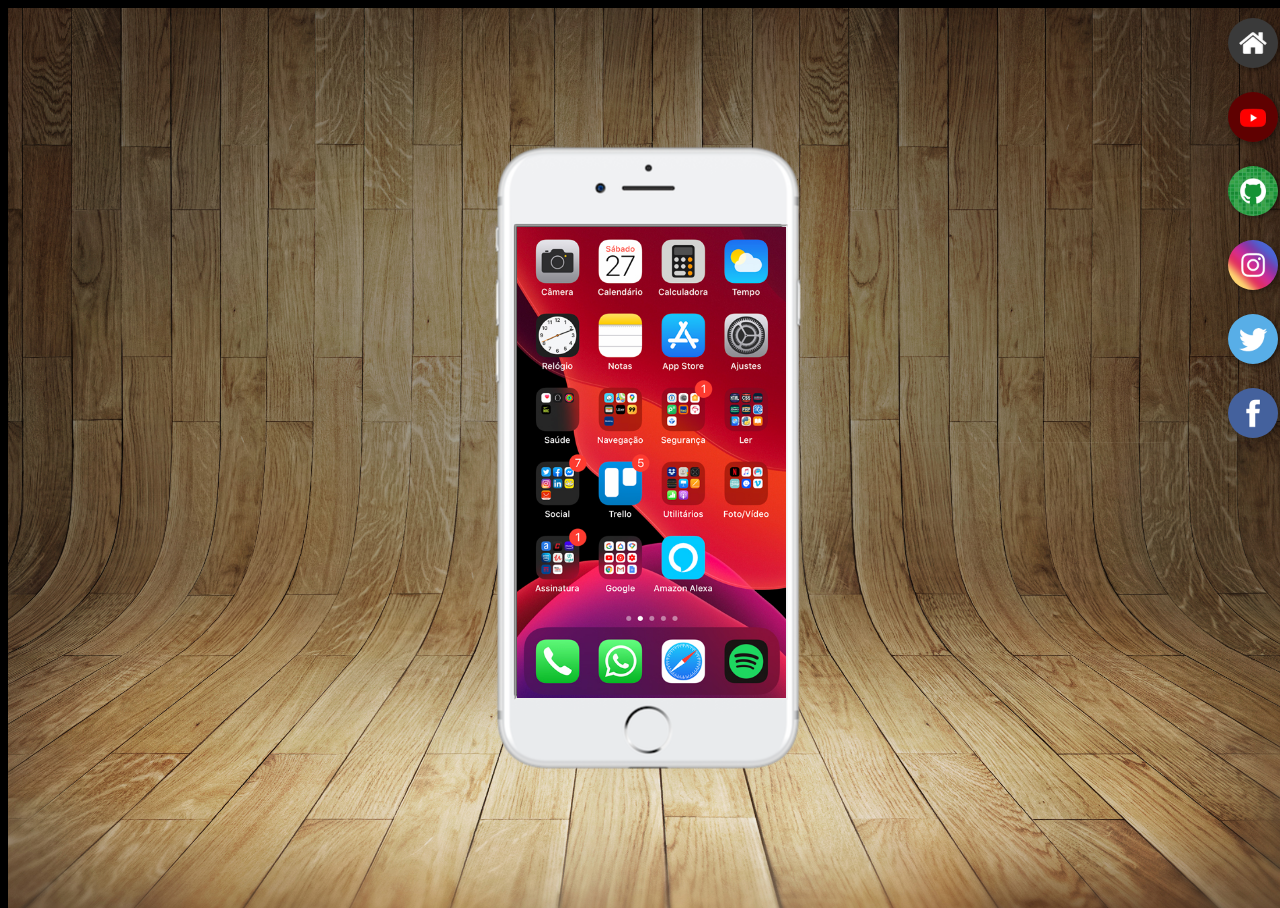
<file: index.html>
<!DOCTYPE html>
<html lang="pt-br">
<head>
    <meta charset="UTF-8">
    <meta http-equiv="X-UA-Compatible" content="IE=edge">
    <meta name="viewport" content="width=device-width, initial-scale=1.0">
    <link rel="shortcut icon" href="favicon.ico" type="image/x-icon">
    <title>Projeto Redes Sociais</title>
    <link rel="stylesheet" href="estilos/style.css">
</head>
<body>
    <main>
        <section id="telefone">
            <iframe src="home.html" name="tela" id="tela">
                Seu navegador não é compatível com isso.
            </iframe>
        </section>
        <section id="redes-sociais">
            <a href="home.html" target="tela"><img src="imagens/logo-home.jpg" alt=""></a><br>
            <a href="#" target="tela"><img src="imagens/logo-youtube.jpg" alt=""></a><br>
            <a href="#" target="tela"><img src="imagens/logo-github.jpg" alt=""></a><br>
            <a href="#" target="tela"><img src="imagens/logo-instagram.jpg" alt=""></a><br>
            <a href="#" target="tela"><img src="imagens/logo-twitter.jpg" alt=""></a><br>
            <a href="#" target="tela"><img src="imagens/logo-facebook.jpg" alt=""></a>
            
        </section>
    </main>
</body>
</html>
</file>
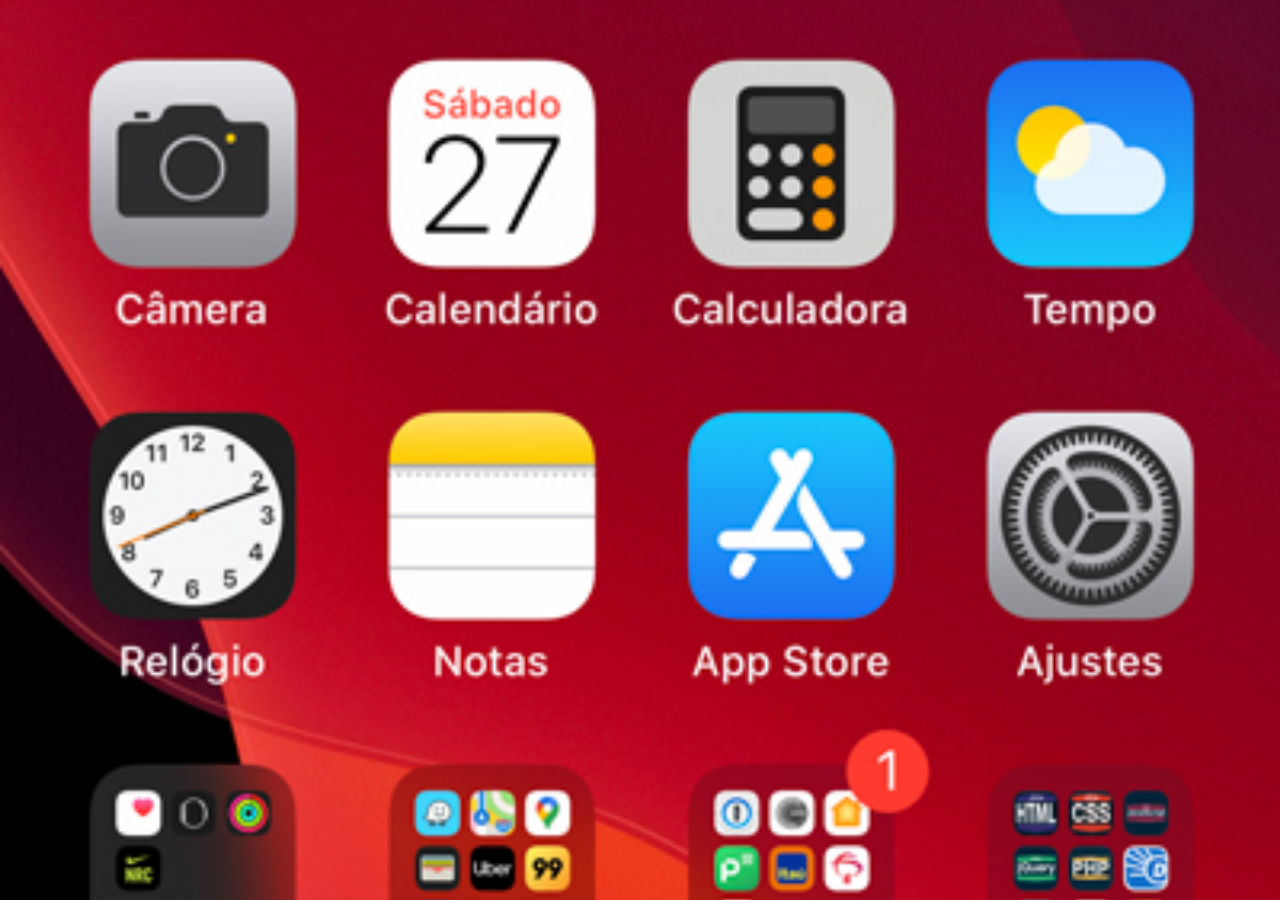
<file: home.html>
<!DOCTYPE html>
<html lang="pt-br">
<head>
    <meta charset="UTF-8">
    <meta http-equiv="X-UA-Compatible" content="IE=edge">
    <meta name="viewport" content="width=device-width, initial-scale=1.0">
    <title>Home</title>
</head>
<style>
    
    * {
        margin: 0px;
        padding: 0px;
    }

    body {
        width: 100vh;
        height: 100vh;
       background: black url('imagens/tela-home.jpg') no-repeat top center;
       background-size: cover;
    }
</style>
<body>
    
</body>
</html>
</file>
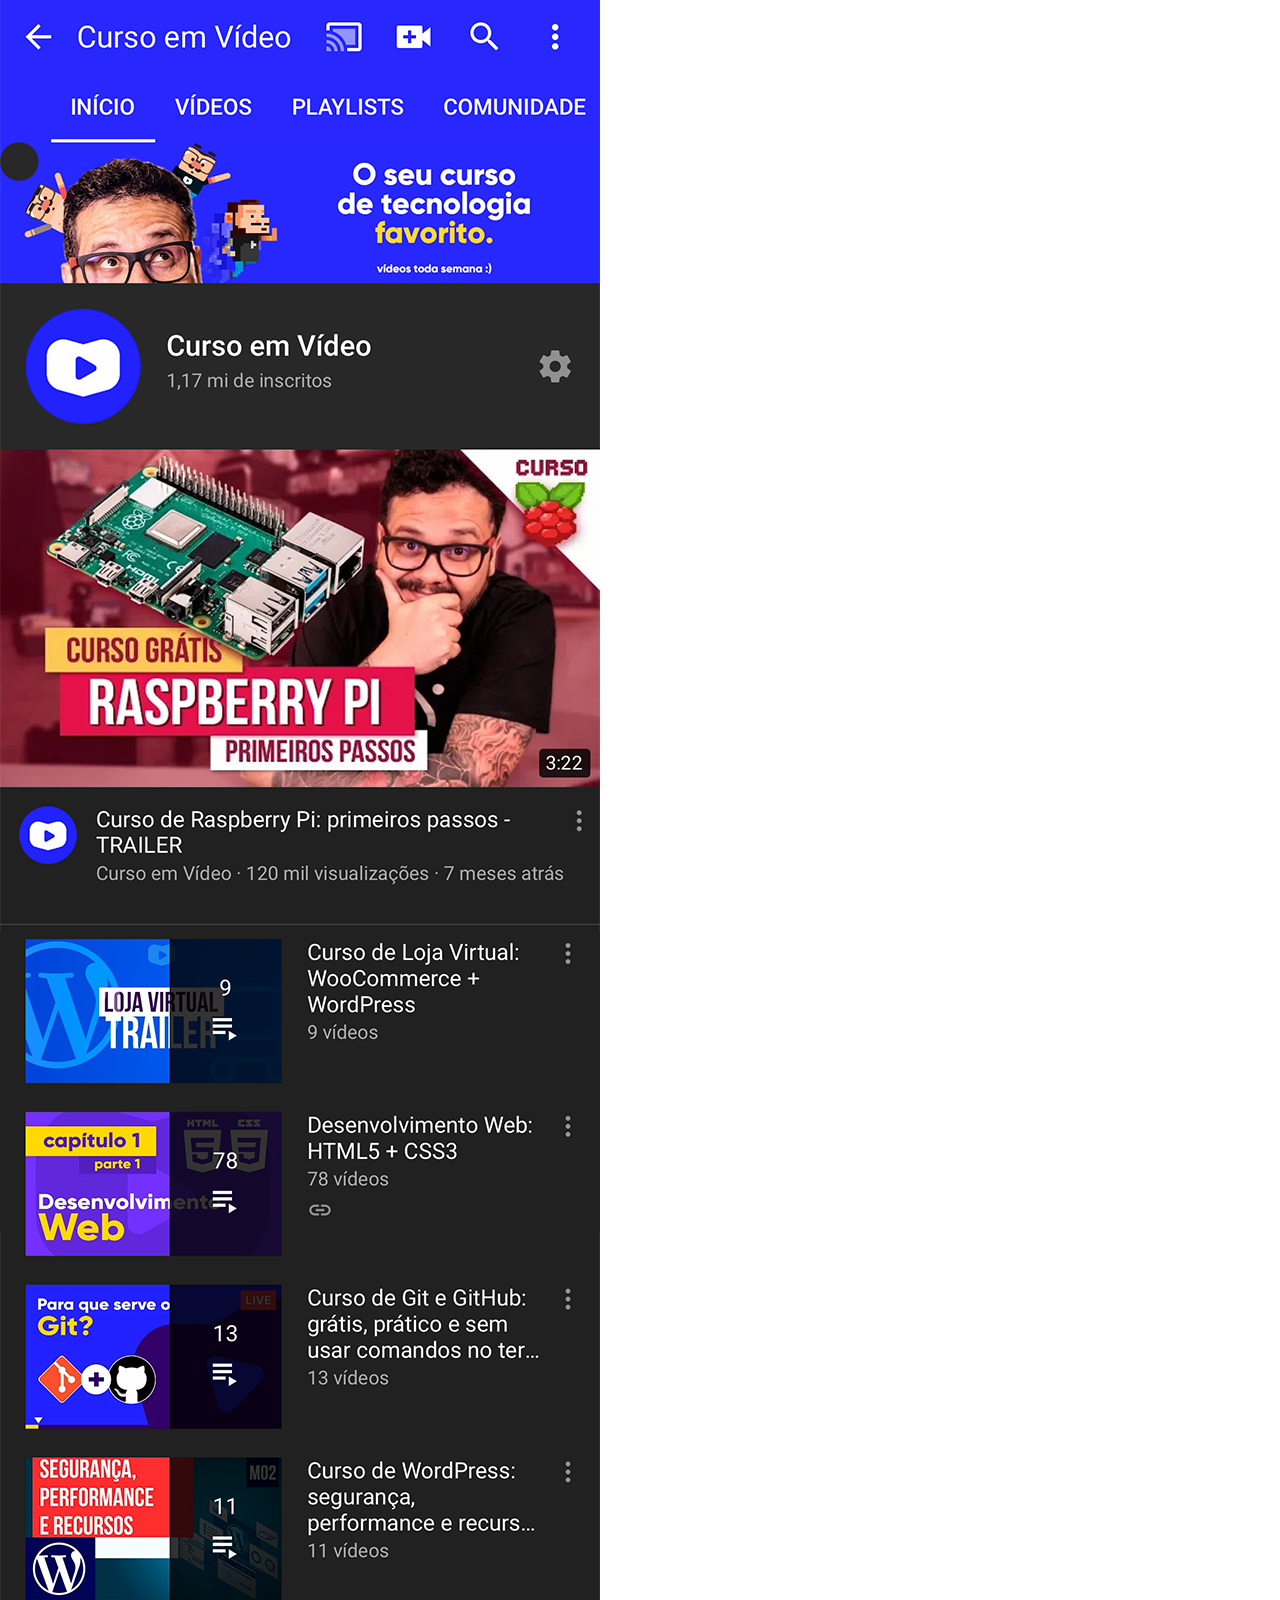
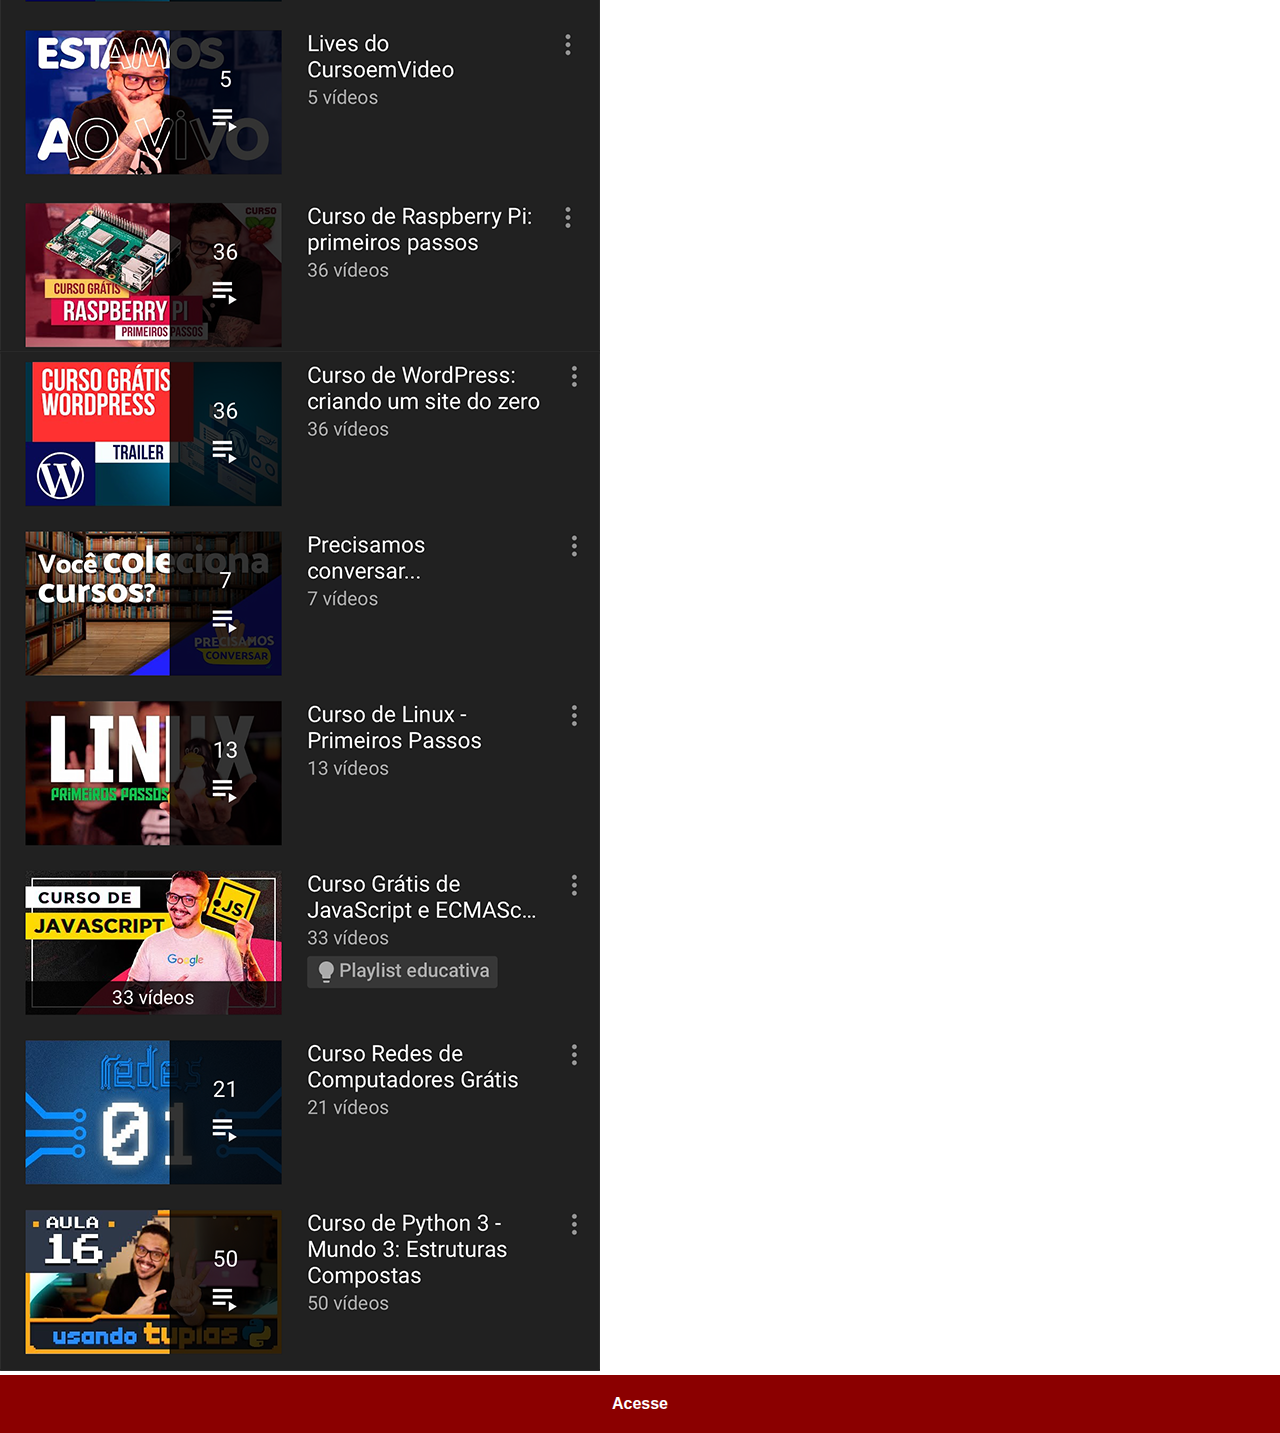
<file: youtube.html>
<!DOCTYPE html>
<html lang="pt-br">
<head>
    <meta charset="UTF-8">
    <meta http-equiv="X-UA-Compatible" content="IE=edge">
    <meta name="viewport" content="width=device-width, initial-scale=1.0">
    <title>Youtube</title>
    <style>
        * {
            margin: 0px;
            padding: 0px;
            font-family: Arial, Helvetica, sans-serif;
        }

        ::-webkit-scrollbar {
            width: 0px;
            height: 0px;
        }

        img {

        }

        a {
            display: block;
            background-color: darkred;
            color: white;
            padding: 20px;
            text-align: center;
            font-weight: bolder;
            text-decoration: none;
        }
    </style>
</head>
<body>
    <img src="imagens/tela-youtube.png" alt="">
    <a href="https://www.youtube.com/c/CursoemV%C3%ADdeo/videos" target="_blank">Acesse</a>
</body>
</html>
</file>
<file: estilos/style.css>
@charset "UTF-8"

* {
    margin: 0px;
    padding: 0px;
    font-family: Arial, Helvetica, sans-serif;
}

html, body {
    height: 100vh;
    width: 100vw;
    background-color: black;
}

body {
    background: url(../imagens/fundo-madeira.jpg) no-repeat top center;
    background-size: cover;
    background-attachment: fixed;
}

main {
    height: 100vh;
    position: relative;
    
}

section#telefone {
    position: absolute;
    top: 50%;
    left: 50%;
    transform: translate(-50%,-50%);
    height: 627px;
    width: 311px;
    
    background: url('../imagens/frame-iphone.png') no-repeat;
}

iframe#tela {
    position: relative;
    top: 80px;
    left: 22px;
    width: 269px;
    height: 471px;
}

section#redes-sociais {
    text-align: right;
}

section#redes-sociais img {
    width: 50px;
    margin: 10px;
    border-radius: 50%;
    box-shadow: 2px 2px 5px rgba(0, 0, 0, 0.400);
    box-sizing: border-box;
}

section#redes-sociais img:hover {
    border: 2px solid rgba(255, 255, 255, 0.637);
    transform: translate(-3px, -3px);
    box-shadow: 5px 5px 10px rgba(red, 0, 0, 0.623);
    transition: transform .3s border 1s;

}
</file>
